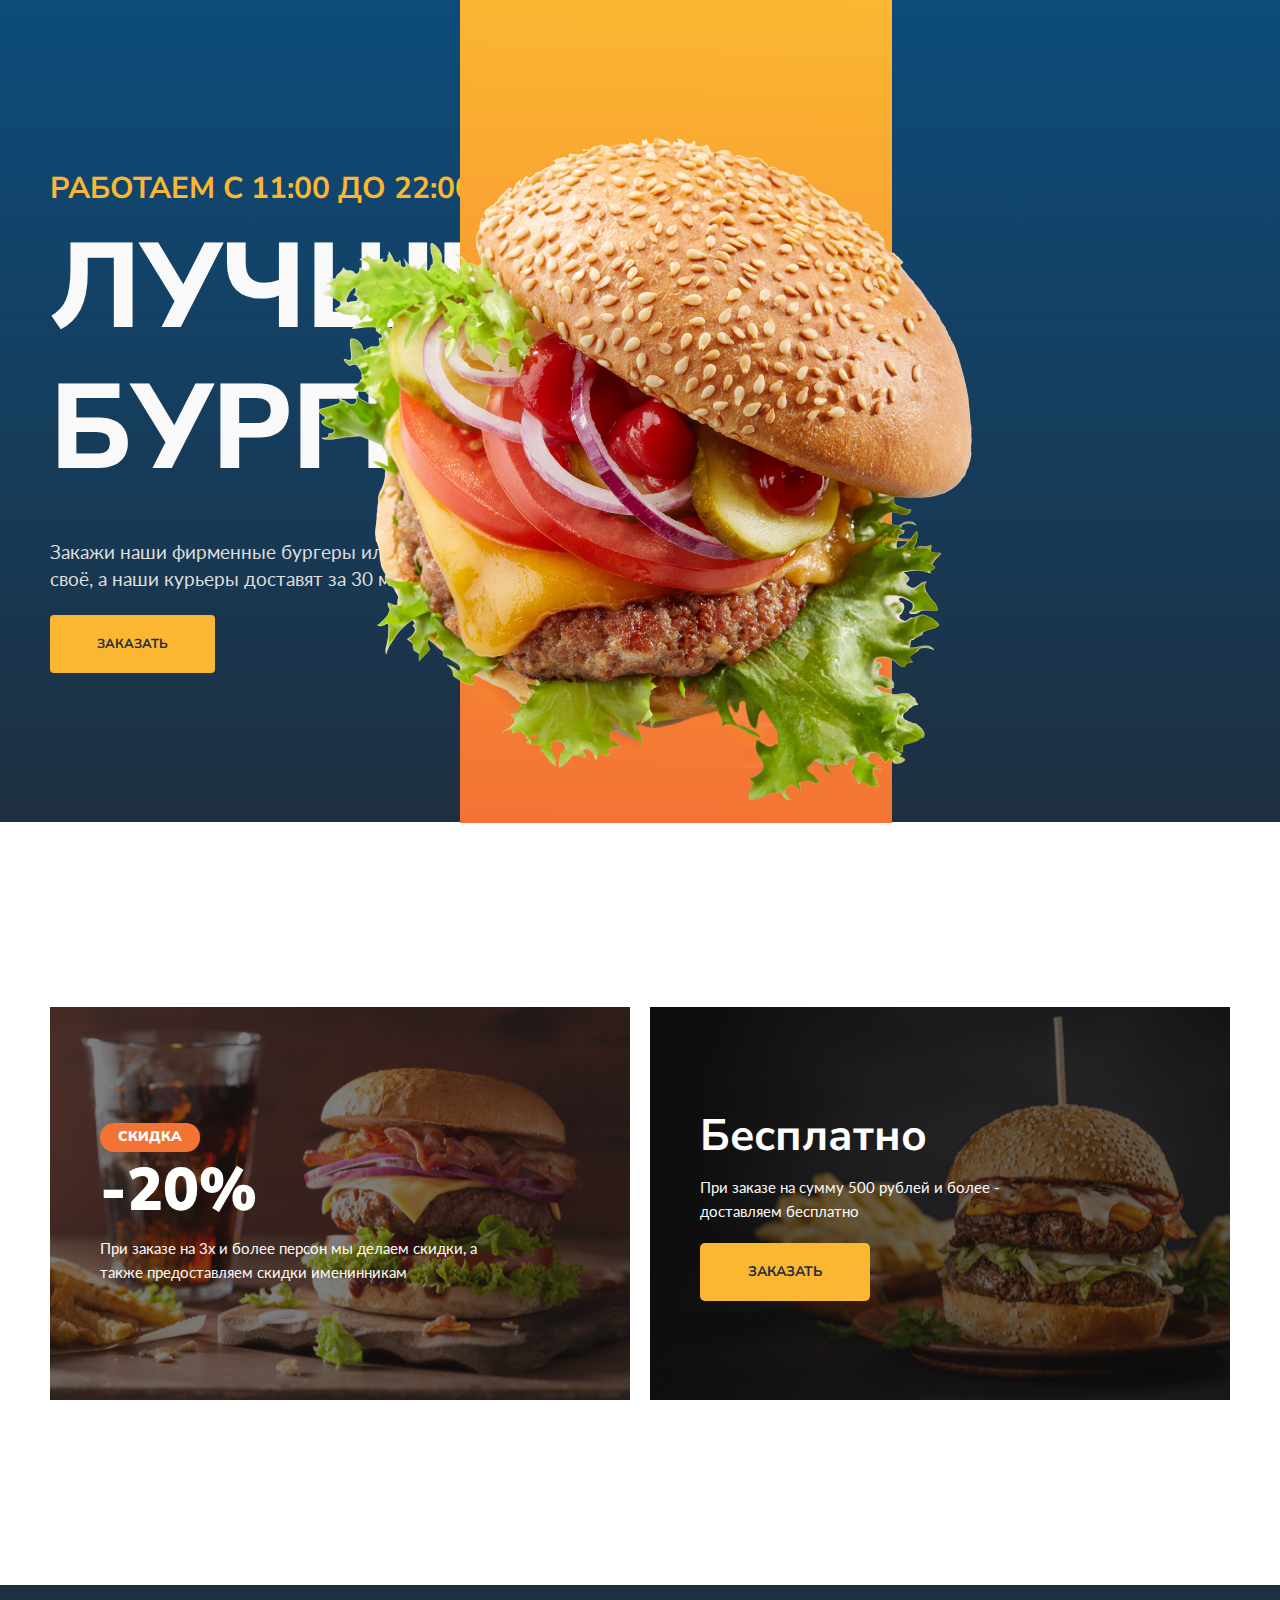
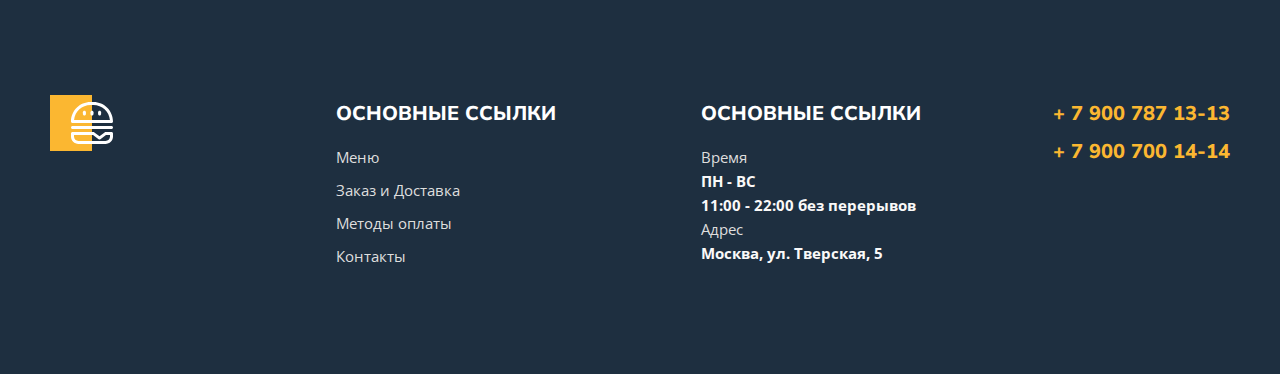
<file: index.html>
<!DOCTYPE html>
<html lang="en">
<head>
    <meta charset="UTF-8">
    <meta name="viewport" content="width=device-width, initial-scale=1.0">
    <title>Burgos</title>
    <link rel="preconnect" href="https://fonts.googleapis.com">
    <link rel="preconnect" href="https://fonts.gstatic.com" crossorigin>
    <link href="https://fonts.googleapis.com/css2?family=Lato:ital,wght@0,100;0,300;0,400;0,700;0,900;1,100;1,300;1,400;1,700;1,900&family=Nunito+Sans:ital,opsz,wght@0,6..12,200..1000;1,6..12,200..1000&family=Open+Sans:ital,wght@0,300..800;1,300..800&display=swap" rel="stylesheet">
    <link rel="stylesheet" href="style/normalize.css">
    <link rel="stylesheet" href="style/style.css">
</head>
<body>
    <header class="header">
        <div class="container">
            <div class="header-banner">
                <p class="time">работаем с 11:00 до 22:00</p>
                <h1 class="title-main">Лучшие бургеры</h1>
                <p class="ad">Закажи наши фирменные бургеры или собери что-то своё, а наши курьеры доставят за 30 минут</p>
                <a href="menu.html">заказать</a>
            </div>
            <div class="burger-bg">
                <img src="img/burger.png" alt="burger">
                <div class="linegradient"></div>
            </div>
        </div>
    </header>
    <section class="dis-free">
        <div class="container">
            <div class="discount-free">
                <div class="discount">
                    <button>скидка</button>
                    <h2>-20%</h2>
                    <p>При заказе на 3х и более персон мы делаем скидки,
                        а также предоставляем скидки именинникам
                    </p>
                </div>
                <div class="free">
                    <h2>Бесплатно</h2>
                    <p>При заказе на сумму 500 рублей и более - доставляем бесплатно</p>
                    <button>заказать</button>
                </div>
            </div>
        </div>
    </section>
    <footer>
        <div class="container">
            <div class="footer">
                <a href="index.html"><img src="img/Logo_light.svg" alt="logo_light">
                </a>
                <div class="info">
                    <ul class="basic">
                        <li class="basic-title">основные ссылки</li>
                        <li class="basic-item"><a href="#">Меню</a></li>
                        <li class="basic-item"><a href="#">Заказ и Доставка</a></li>
                        <li class="basic-item"><a href="#">Методы оплаты</a></li>
                        <li class="basic-item"><a href="#">Контакты</a></li>
                    </ul>
                    <ul class="info-basic">
                        <li class="basic-title">основные ссылки</li>
                        <li class="street-time">Время</li>
                        <li class="info-item">ПН - ВС</li>
                        <li class="info-item">11:00 - 22:00 без перерывов</li>
                        <li class="street-time">Адрес</li>
                        <li class="info-item">Москва, ул. Тверская, 5</li>
                    </ul>
                    <div class="tel">
                        <a href="tel:+79007871313">+ 7 900 787 13-13</a>
                        <a href="tel:+79007001414">+ 7 900 700 14-14</a>
                    </div>
                </div>
            </div>
        </div>
    </footer>
</body>
</html>
</file>
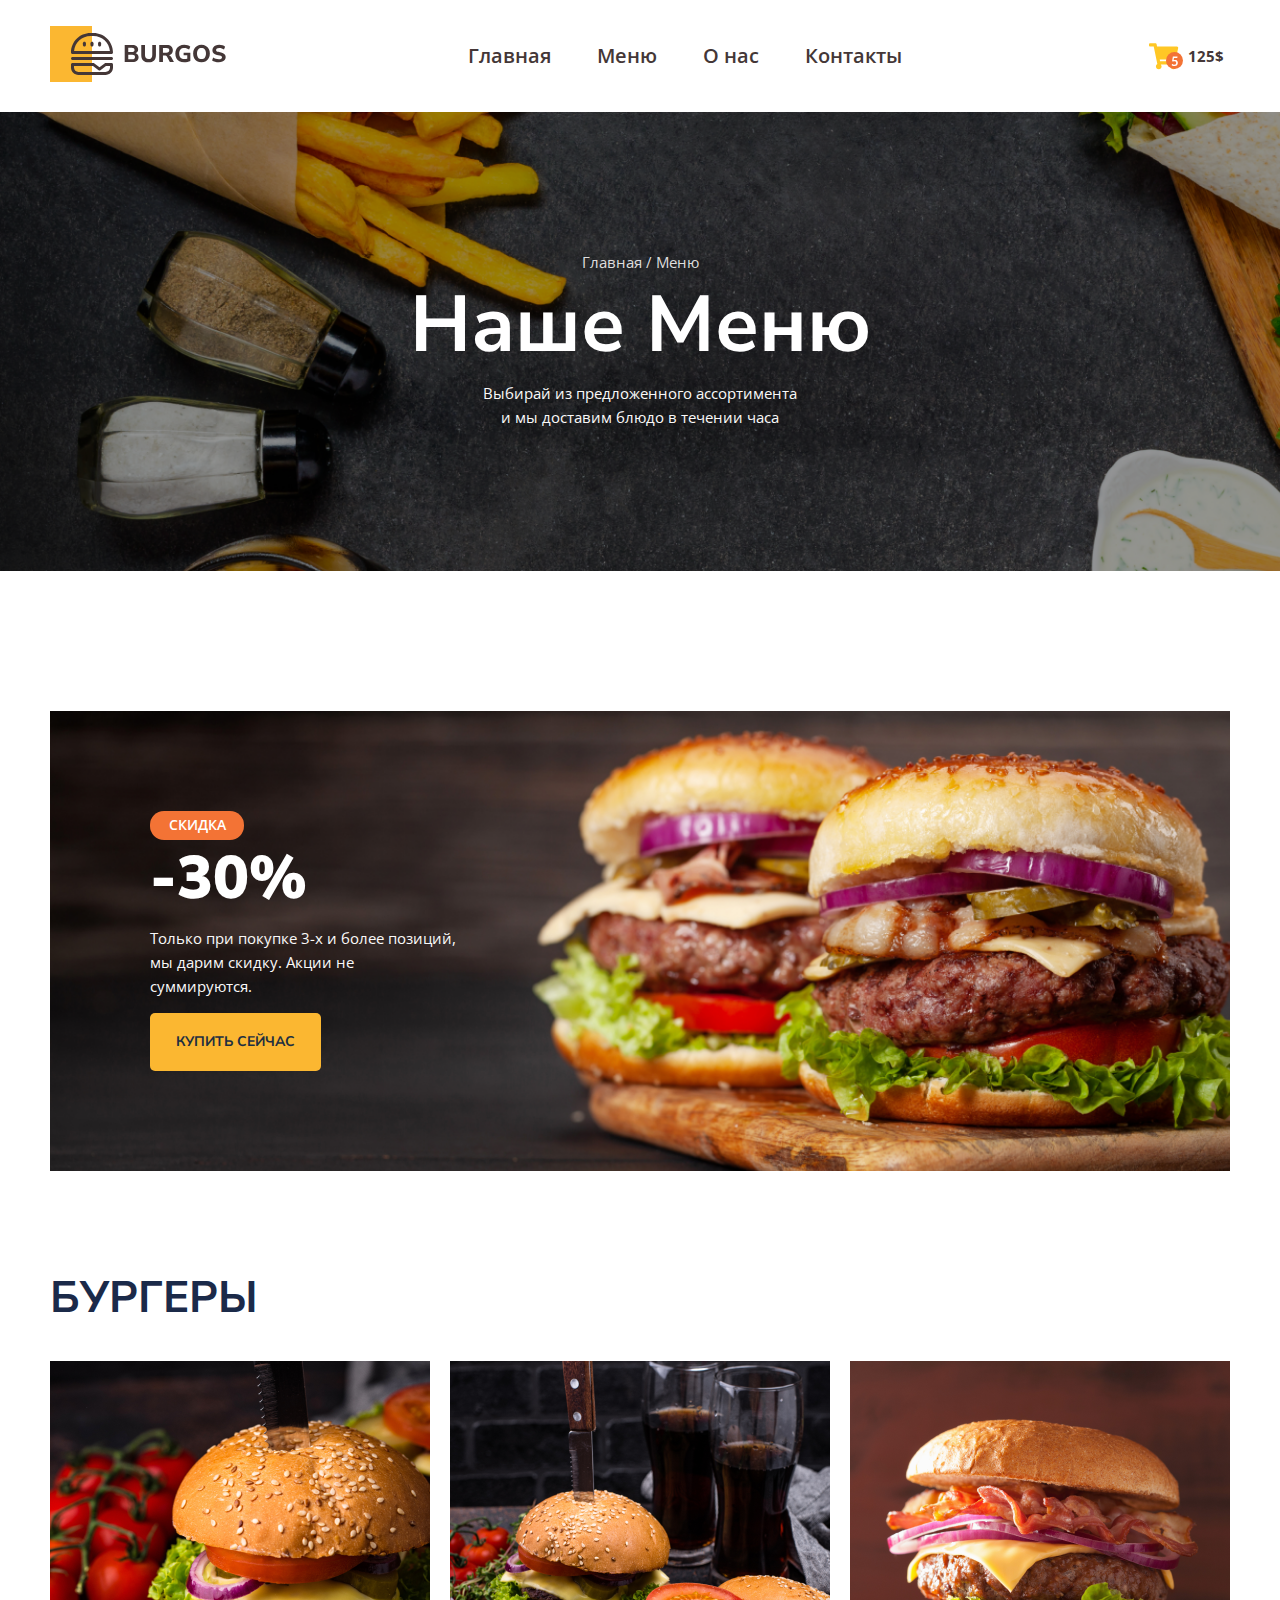
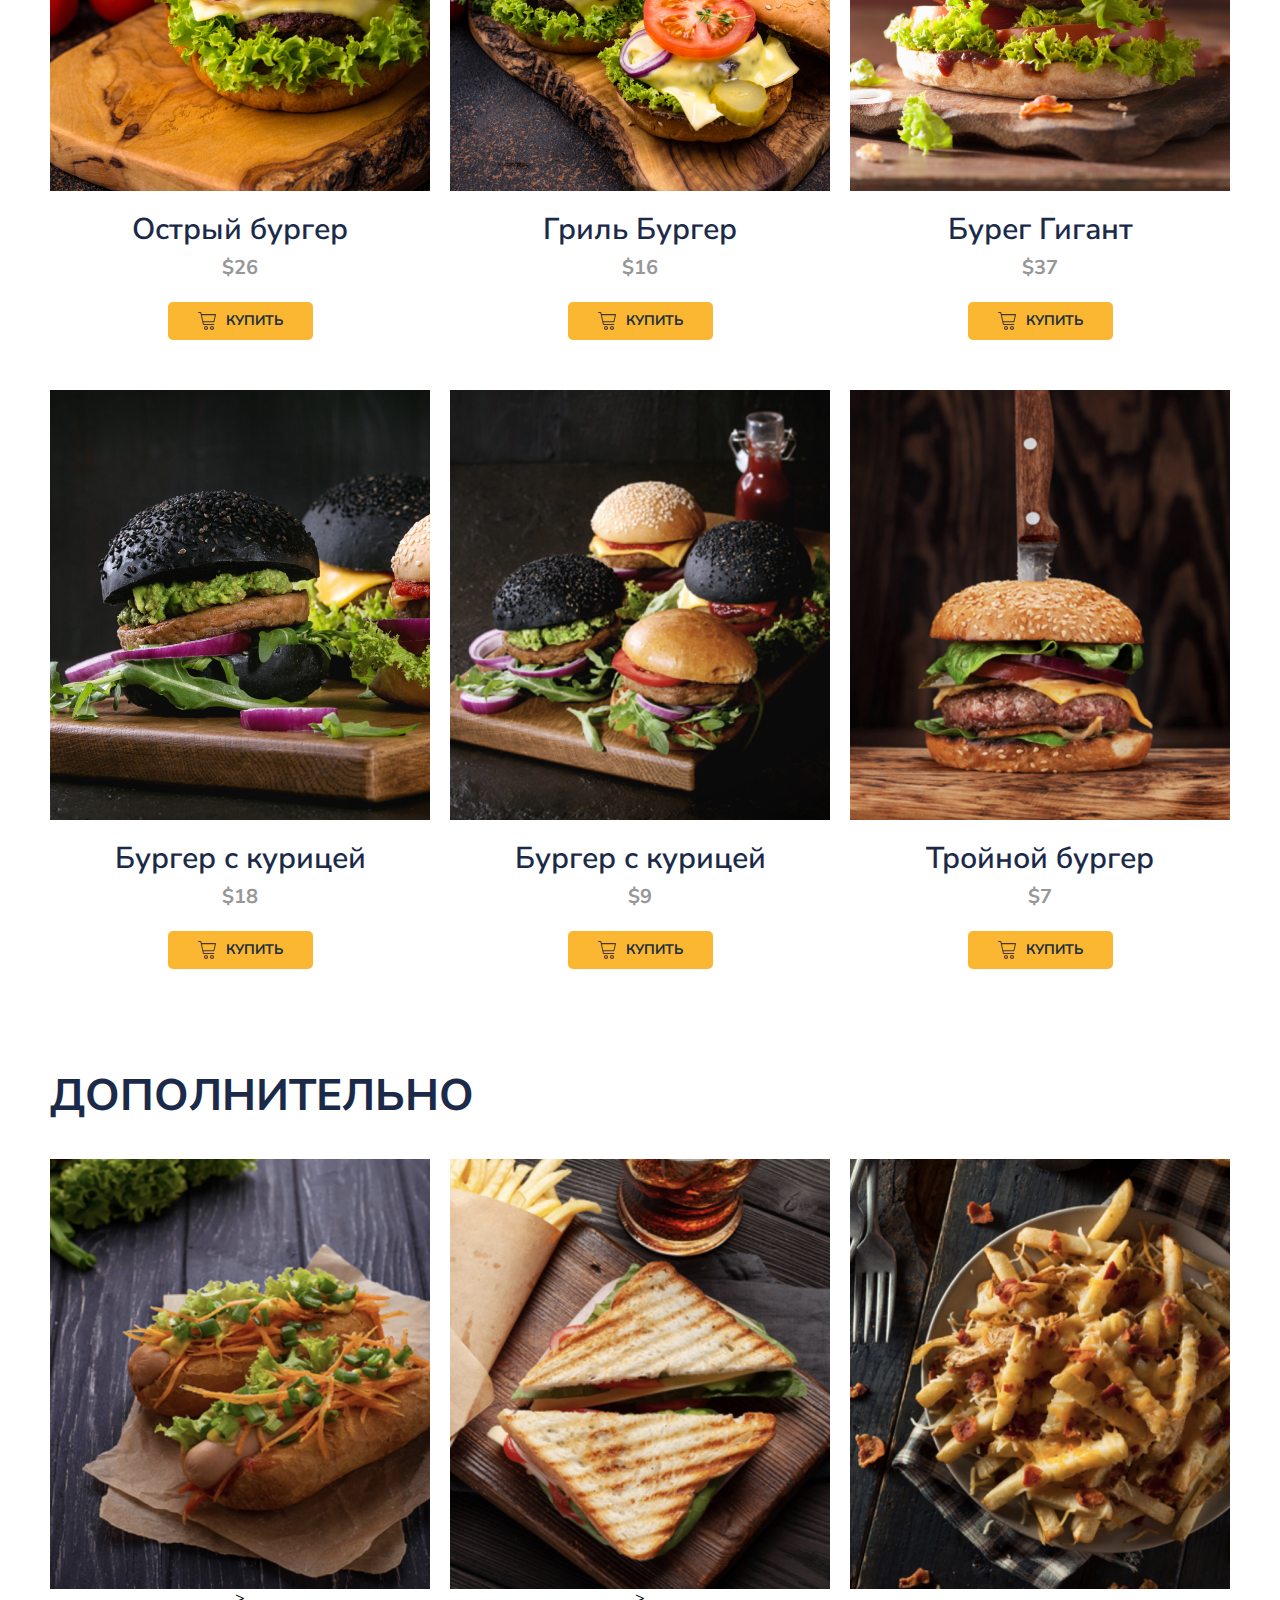
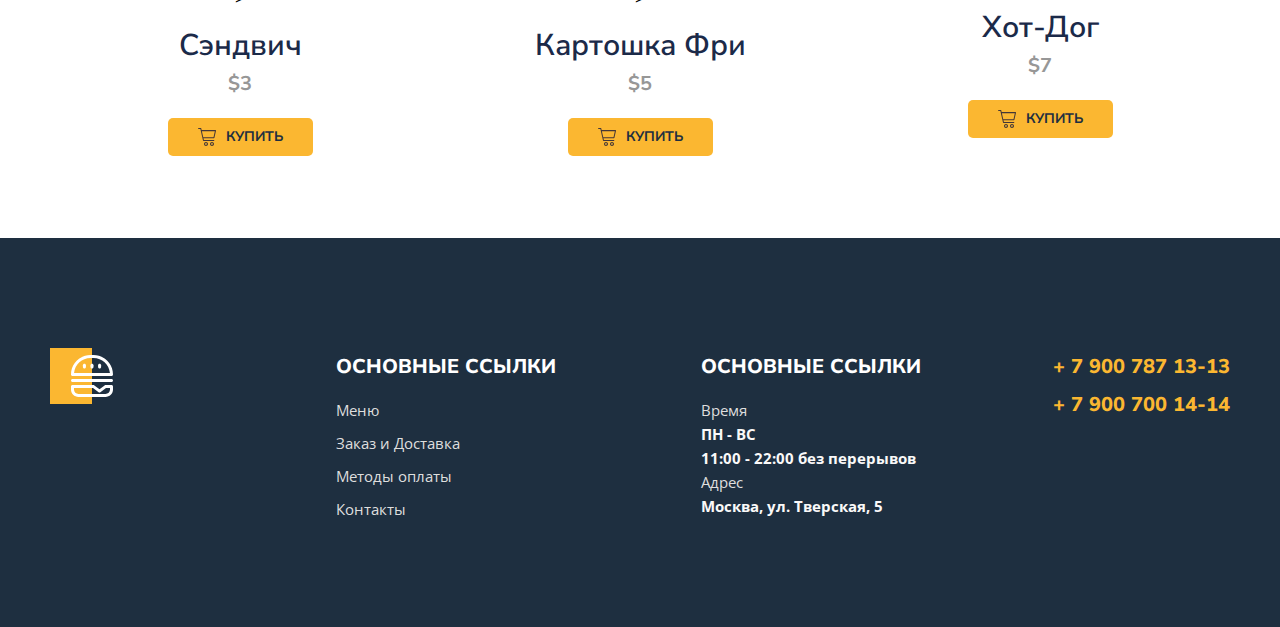
<file: menu.html>
<!DOCTYPE html>
<html lang="en">
<head>
    <meta charset="UTF-8">
    <meta name="viewport" content="width=device-width, initial-scale=1.0">
    <title>Burgos</title>
    <link rel="preconnect" href="https://fonts.googleapis.com">
    <link rel="preconnect" href="https://fonts.gstatic.com" crossorigin>
    <link href="https://fonts.googleapis.com/css2?family=Lato:ital,wght@0,100;0,300;0,400;0,700;0,900;1,100;1,300;1,400;1,700;1,900&family=Nunito+Sans:ital,opsz,wght@0,6..12,200..1000;1,6..12,200..1000&family=Open+Sans:ital,wght@0,300..800;1,300..800&display=swap" rel="stylesheet">
    <link rel="stylesheet" href="style/normalize.css">
    <link rel="stylesheet" href="style/style.css">
</head>
<body>
    <header>
        <div class="header-top">
            <div class="container">
                <div class="header-menu">
                    <button class="burger-menu"><img src="img/Menu.svg" alt=""></button>
                    <a href="index.html" class="logo">
                        <img src="img/Logo.svg" alt="logo">
                    </a>
                    <ul class="menu">
                        <li><a href="index.html">Главная</a></li>
                        <li><a href="menu.html">Меню</a></li>
                        <li><a href="#">О нас</a></li>
                        <li><a href="#">Контакты</a></li>
                    </ul>
                    <button>
                        <img src="img/basket.svg" alt="basket">
                        125$
                    </button>
                </div>
            </div>
        </div>
        <div class="header-bottom">
            <p class="mainmenu">
                <a href="index.html">Главная</a>
                /
                Меню
            </p>
            <h1>Наше Меню</h1>
            <p class="header-bottom-text">
                Выбирай из предложенного ассортимента и мы доставим блюдо в течении часа
            </p>
        </div>
    </header>
    <section>
        <div class="container">
            <div class="banner">
                <p class="marker">скидка</p>
                <h2>-30%</h2>
                <p class="text-banner">Только при покупке 3-х и более позиций,
                    мы дарим скидку. Акции не суммируются.
                </p>
                <button>Купить сейчас</button>
            </div>
        </div>
    </section>
    <section>
        <div class="container">
            <div class="burgers">
                <h2 class="title">
                    Бургеры
                </h2>
                <div class="burgers-box">
                    <div class="burgers-item">
                        <img src="img/burger1.png" alt="burger1">
                        <h3>Острый бургер</h3>
                        <p>$26</p>
                        <button><img src="img/cart.svg" alt="cart">Купить</button>
                    </div>
                    <div class="burgers-item">
                        <img src="img/burger2.png" alt="burger2">
                        <h3>Гриль Бургер</h3>
                        <p>$16</p>
                        <button><img src="img/cart.svg" alt="cart">Купить</button>
                    </div>
                    <div class="burgers-item">
                        <img src="img/burger3.png" alt="burger3">
                        <h3>Бурег Гигант</h3>
                        <p>$37</p>
                        <button><img src="img/cart.svg" alt="cart">Купить</button>
                    </div>
                    <div class="burgers-item">
                        <img src="img/burger4.png" alt="burger4">
                        <h3>Бургер с курицей</h3>
                        <p>$18</p>
                        <button><img src="img/cart.svg" alt="cart">Купить</button>
                    </div>
                    <div class="burgers-item">
                        <img src="img/burger5.png" alt="burger5">
                        <h3>Бургер с курицей</h3>
                        <p>$9</p>
                        <button><img src="img/cart.svg" alt="cart">Купить</button>
                    </div>
                    <div class="burgers-item">
                        <img src="img/burger6.png" alt="burger6">
                        <h3>Тройной бургер</h3>
                        <p>$7</p>
                        <button><img src="img/cart.svg" alt="cart">Купить</button>
                    </div>
                    
                </div>
            </div>
        </div>
    </section>
    <section class="add">
        <div class="container">
            <div class="other">
                <h2 class="title">
                    Дополнительно
                </h2>
                <div class="other-box">
                    <div class="burgers-item">
                        <img src="img/other-item3.png" alt="burger1" class="other-img
                        ">>
                        <h3>Сэндвич</h3>
                        <p>$3</p>
                        <button><img src="img/cart.svg" alt="cart">Купить</button>
                    </div>
                    <div class="burgers-item">
                        <img src="img/other-item1.png" alt="other1" class="other-img
                        ">> 
                        <h3>Картошка Фри</h3>
                        <p>$5</p>
                        <button><img src="img/cart.svg" alt="cart">Купить</button>
                    </div>
                    <div class="burgers-item">
                        <img src="img/other-item2.png" alt="burger1" class="other-img
                        ">
                        <h3>Хот-Дог</h3>
                        <p>$7</p>
                        <button><img src="img/cart.svg" alt="cart">Купить</button>
                    </div>
                   
                </div>
    </section>
    <footer>
        <div class="container">
            <div class="footer">
                <a href="index.html"><img src="img/Logo_light.svg" alt="logo_light">
                </a>
                <div class="info">
                    <ul class="basic">
                        <li class="basic-title">основные ссылки</li>
                        <li class="basic-item"><a href="menu.html">Меню</a></li>
                        <li class="basic-item"><a href="#">Заказ и Доставка</a></li>
                        <li class="basic-item"><a href="#">Методы оплаты</a></li>
                        <li class="basic-item"><a href="#">Контакты</a></li>
                    </ul>
                    <ul class="info-basic">
                        <li class="basic-title">основные ссылки</li>
                        <li class="street-time">Время</li>
                        <li class="info-item">ПН - ВС</li>
                        <li class="info-item">11:00 - 22:00 без перерывов</li>
                        <li class="street-time">Адрес</li>
                        <li class="info-item">Москва, ул. Тверская, 5</li>
                    </ul>
                    <div class="tel">
                        <a href="tel:+79007871313">+ 7 900 787 13-13</a>
                        <a href="tel:+79007001414">+ 7 900 700 14-14</a>
                    </div>
                </div>
            </div>
        </div>
    </footer>
    <div class="modal">
        <button class="close">
            <img src="img/close 1.svg" alt="close 1">
        </button>
        <ul class="menu-modal">
            <li><a href="#">Главная</a></li>
            <li><a href="#" class="active">Меню</a></li>
            <li><a href="#">О нас</a></li>
            <li><a href="#">Контакты</a></li>
        </ul>
    </div>
</body>
</html>
</file>
<file: style/style.css>
body{
    padding: 0;
    margin: 0;
    font-family: "Nunito Sans", sans-serif;
    second-family: "Open Sans", sans-serif;
    third-family: "Lato", sans-serif;
}

h1,h2,h3,p{
    padding: 0;
    margin: 0;
}
ul,ol{
    padding: 0;
    margin: 0;
    list-style: none;
}
a{
    text-decoration: none;
}
button{
    background: #fff;
    border: none;
    cursor: pointer;
}
.container{
    max-width: 1180px;
    margin: 0 auto;
}
.header-menu{
    padding-top: 26px;
    padding-bottom: 26px;
    display: flex;
    justify-content: space-between;
    align-items: center;
}
.menu{
    display: flex;
}
.menu>li{
    margin-right: 46px;
}
.menu>li:last-child{
    margin-right: 0;
}


.menu>li>a{
    font-family: "Open Sans", sans-serif;
    font-weight: 600;
    font-size: 20px;
    line-height: 120%;
    color: #443737;
    position: relative;
}
.menu>li>a:hover::after{
    position: absolute;
    content: '';
    width: 100%;
    height: 3px;
    background: #ffc725;
    bottom: 0px;
    left: 0px;
    border-radius: 1px;
}
.header-menu>button{
    display: flex;
    align-items: center;
    font-family: "Open Sans", sans-serif;
    font-weight: 700;
    font-size: 15px;
    color: #443737;
}
.header-menu>button>img{
    margin-right: 5px;
}
.header-bottom{
    background-image: url('../img/background.png');
    background-repeat: no-repeat;
    background-size: cover;
    padding-top: 142px;
    padding-bottom: 142px;
    display: flex;
    align-items: center;
    flex-direction: column;
}
.mainmenu{
    font-family: "Open Sans", sans-serif;
    font-weight: 400;
    font-size: 15px;
    color: #dedede;
    margin-bottom: 8px;
}
.mainmenu>a{
    color: #dedede;
}
.header-bottom>h1{
    font-family: "Nunito Sans", sans-serif;
    font-weight: 700;
    font-size: 79px;
    color: #fff;
    margin-bottom: 11px;
}
.header-bottom-text{
    max-width: 320px;
    font-family: "Open Sans", sans-serif;
    font-weight: 400;
    font-size: 15px;
    line-height: 160%;
    text-align: center;
    color: #faf9f9;
}
.banner{
    background-image: url('../img/Banner.png');
    background-repeat: no-repeat;
    background-size: cover;
    padding: 100px 0 100px 100px;
    margin-top: 140px;
    margin-bottom: 100px;
}
.marker{
    font-family: "Open Sans", sans-serif;
    font-weight: 600;
    font-size: 14px;
    line-height: 129%;
    text-transform: uppercase;
    color: #fff;
    background-color: #f37335;
    display: inline-block;
    padding: 5px 18.5px;
    border-radius: 14px;
}
.banner>h2{
    font-family: "Nunito Sans", sans-serif;
    font-weight: 900;
    font-size: 60px;
    line-height: 127%;
    text-transform: uppercase;
    color: #fff;
    margin-bottom: 10px;
}
.text-banner{
    font-family: "Open Sans", sans-serif;
    font-weight: 400;
    font-size: 15px;
    line-height: 160%;
    color: #faf9f9;
    max-width: 308px;
    margin-bottom: 15px;
}
.banner>button{
    font-family: "Nunito Sans", sans-serif;
    font-weight: 700;
    font-size: 14px;
    line-height: 129%;
    text-transform: uppercase;
    text-align: center;
    color: #1e2f40;
    padding: 20px 26px;
    background: #fbb731;
    border-radius: 5px;
}
.burgers>h2{
    font-family: "Nunito Sans", sans-serif;
    font-weight: 700;
    font-size: 44px;
    line-height: 127%;
    text-transform: uppercase;
    color: #1b2a49;
    margin-bottom: 34px;
}
.burgers-box{
    display: flex;
    flex-wrap: wrap;
    justify-content: space-between;
}
.burgers-item{
    display: flex;
    flex-direction: column;
    align-items: center;
}
.burgers-item>h3{
    font-family: "Nunito Sans", sans-serif;
    font-weight: 600;
    font-size: 30px;
    line-height: 127%;
    text-align: center;
    color: #1b2a49;
    margin-bottom: 5px;
    margin-top: 20px;
}
.burgers-item:last-child>button{
    margin-bottom: 100px
}
.burgers-item>p{
    font-family: "Nunito Sans", sans-serif;
    font-weight: 700;
    font-size: 20px;
    line-height: 140%;
    text-align: center;
    color: #979797;
    margin-bottom: 20px;
}
.burgers-item>button{
    font-family: "Nunito Sans", sans-serif;
    font-weight: 700;
    font-size: 14px;
    line-height: 129%;
    text-transform: uppercase;
    text-align: center;
    color: #1e2f40;
    display: flex;
    align-items: center;
    padding: 10px 30px;
    background: #fbb731;
    border-radius: 5px;
    margin-bottom: 50px;
}
.burgers-item>button>img{
    margin-right: 10px;
}
.other>h2{
    font-family: "Nunito Sans", sans-serif;
    font-weight: 700;
    font-size: 44px;
    line-height: 127%;
    text-transform: uppercase;
    color: #1b2a49;
    margin-bottom: 34px;
}
.other-box{
    display: flex;
    flex-wrap: wrap;
    justify-content: space-between;
}
footer{
    background: #1e2f40;
    padding-top: 110px;
    padding-bottom: 106px;
    
}
.footer{
    display: flex;
    justify-content: space-between;

}
.info{

    display: flex;
    flex-wrap: wrap;
}
.basic{
    margin-right: 145px;
}
.basic-title{
    font-family: "Nunito Sans", sans-serif;
    font-weight: 800;
    font-size: 20px;
    line-height: 190%;
    text-transform: uppercase;
    color: #fff;
    margin-bottom: 12px;
}
.info-basic{
    margin-right: 132px;
}
.basic-item{
    margin-bottom: 9px;
}
.basic-item>a{
    font-family: "Open Sans", sans-serif;
    font-weight: 400;
    font-size: 15px;
    line-height: 160%;
    color: #dedede; 

}
.basic-item:last-child{
    margin-bottom: 0;
}
.street-time{
    font-family: "Open Sans", sans-serif;
    font-weight: 400;
    font-size: 15px;
    line-height: 160%;
    color: #dedede;
}
.info-item{
    font-family: "Open Sans", sans-serif;
    font-weight: 700;
    font-size: 15px;
    line-height: 160%;
    color: #faf9f9;
}
.tel{
    display: flex;
    flex-direction: column;
}
.tel>a{
    font-family: "Nunito Sans", sans-serif;
    font-weight: 800;
    font-size: 20px;
    line-height: 190%;
    text-transform: uppercase;
    color: #fbb731;
}
.burger-menu{
    display: none !important;
}
.modal{
    display: none;
}
.header{
    background: linear-gradient(180deg, #0c4c7b 0%, #1e2f40 100%);
    padding: 170px 0;
}
.time{
    font-family: "Nunito Sans", sans-serif;
    font-weight: 700;
    font-size: 30px;
    line-height: 127%;
    text-transform: uppercase;
    color: #fbb731;
    margin-bottom: 10px;
}
.title-main{
    font-family: "Nunito Sans", sans-serif;
    font-weight: 800;
    font-size: 120px;
    line-height: 117%;
    text-transform: uppercase;
    color: #faf9f9;
    max-width: 580px;
    margin-bottom: 40px;
}
.ad{
    font-family: "Lato", sans-serif;
    font-weight: 400;
    font-size: 19px;
    line-height: 140%;
    color: #dedede;
    max-width: 522px;
    margin-bottom: 42px;
}
.header-banner a{
    border-radius: 4px;
    background: #fbb731;
    padding: 20px 47px;
    font-family: "Nunito Sans", sans-serif;
    font-weight: 700;
    font-size: 13px;
    line-height: 123%;
    text-transform: uppercase;
    text-align: center;
    color: #1e2f40;
}
.header-banner{
    position: relative;
}
.burger-bg{
    position: absolute;
    top: 0;
    right: 0;
    height: 100%;
}
.burger-bg img{
    width: 829px;
    height: 861px;
    position: absolute;
    top: 0;
    right: 218px;
    z-index: 1;
}
.linegradient{
    width: 432px;
    height: 823px;
    background: linear-gradient(2deg, #f37335 0%, #fbb731 100%, #fdc830 100%);
    position: absolute;
    top: 0;
    right: 388px;
    z-index: 0;
    
}
.discount-free{
    padding: 185px 0;
    display: flex;
    justify-content: space-between;
}
.discount{
    background-image: url('../img/discount-bg.png');
    padding-top: 116px;
    padding-left: 50px;
    background-repeat: no-repeat;
    background-size: cover;
    padding-bottom: 116px;
    width: 580px;
    box-sizing: border-box;
    
}
.discount button{
    border-radius: 14px;
    background: #f37335;
    padding: 5px 18px;
    font-family: "Nunito Sans", sans-serif;
    font-weight: 900;
    font-size: 14px;
    line-height: 129%;
    text-transform: uppercase;
    text-align: center;
    color: #fff;
}
.discount h2{
    font-family: "Nunito Sans", sans-serif;
    font-weight: 900;
    font-size: 60px;
    line-height: 127%;
    text-transform: uppercase;
    color: #fff;
    margin-bottom: 8px;
}
.discount p{
    font-family: "Lato", sans-serif;
    font-weight: 400;
    font-size: 15px;
    line-height: 160%;
    color: #faf9f9;
    max-width: 392px;
}
.free{
    background-image: url(../img/free.png);
    width: 580px;
    padding-top: 102px;
    padding-left: 50px;
    box-sizing: border-box;

}
.free p{
    max-width: 300px;
    font-family: "Lato", sans-serif;
    font-weight: 400;
    font-size: 15px;
    line-height: 160%;
    color: #faf9f9;
    margin-bottom: 20px;
}
.free h2{
    font-family: "Nunito Sans", sans-serif;
    font-weight: 700;
    font-size: 44px;
    line-height: 127%;
    color: #fff;
    margin-bottom: 10px;
}
.free button{
    padding: 20px 48px;
    font-family: "Nunito Sans", sans-serif;
    font-weight: 700;
    font-size: 14px;
    line-height: 129%;
    text-transform: uppercase;
    text-align: center;
    color: #1e2f40;
    border-radius: 5px;
    background: #fbb731;
}

/* adaptiv */
@media (max-width:768px) {
    .container{
        padding: 0 15px;
    }
    .menu>li {
        margin-right: 22px;
    }

    .header-bottom{
        background-position: center;
    }
    .banner{
        background-position-x: -74px;
        padding-left: 40px;
        margin-top: 72px;
        margin-bottom: 80px;
    }
    .burgers-item>img{
        width: 359px;
    }
    .basic{
        margin-right: 86px;
        margin-left: 77px;
        margin-top: 0px;
    }
    .info-basic{
        margin-right: 0;
    }
    .tel{
        margin-left: 77px;
        margin-top: 13px;
    }
    footer{
        padding: 60px 0 70px 0 ;
    }

    .time{
        font-family: "Nunito Sans", sans-serif;
        font-weight: 700;
        font-size: 22px;
        line-height: 124%;
        text-transform: uppercase;
        color: #fbb731;
        margin-bottom: 7px;
    }
    .title-main{
        font-family: "Nunito Sans", sans-serif;
        font-weight: 800;
        font-size: 86px;
        line-height: 117%;
        text-transform: uppercase;
        color: #faf9f9;
        margin-bottom: 28px;
    }
    .ad{
        font-family: "Lato", sans-serif;
        font-weight: 400;
        font-size: 14px;
        line-height: 140%;
        color: #dedede;
        max-width: 385px;
    }
    .header-banner a{
        font-family: "Nunito Sans", sans-serif;
        font-weight: 700;
        font-size: 13px;
        line-height: 123%;
        text-transform: uppercase;
        text-align: center;
        color: #1e2f40;
    }
    .header{
        padding-top: 42px ;
        padding-bottom: 122px;
    }
    .linegradient{
        position: absolute;
        right: 15px;
        width: 198px;
        height: 527px;  
    }
    .burger-bg img{
        width: 496px;
        height: 512px;
        top: 100px;
        right: -121px;
    }
    .discount-free{
        padding: 106px 0;
    }
    .discount{
        width: 362px;
        padding-top: 44px;
        padding-bottom: 44px;
        padding-left: 30px;
        background-image: url('../img/discount-768.png');
        background-position-x: -20px ;
    }
    .free{
        width: 362px;
        padding-top: 60px;
        padding-bottom: 60px;
        padding-left: 30px;
        background-image: url('../img/free-768.png');
    }
    .discount h2{
        font-family: "Nunito Sans", sans-serif;
        font-weight: 900;
        font-size: 60px;
        line-height: 127%;
        text-transform: uppercase;
        color: #fff;
        margin-bottom: 10px;

    }
    .discount p{
        max-width: 280px;
        font-family: "Lato", sans-serif;
        font-weight: 400;
        font-size: 15px;
        line-height: 160%;
        color: #faf9f9;
    }
    .discount button{
        font-family: "Nunito Sans", sans-serif;
        font-weight: 900;
        font-size: 14px;
        line-height: 129%;
        text-transform: uppercase;
        text-align: center;
        color: #fff;
        margin-bottom: 6px;
    }
    
    
}
@media (max-width:320px) {
    .container{
        max-width: 290px;
    }
    .burger-menu{
        display: flex !important;
    }
    .menu{
        display: none;
    }
    .logo img{
        width: 116px;
    }
    .burgers-item>img {
        width: 139px;
    }
    .burgers-item>h3{
        font-size: 13px;
        margin-top: 7px;
    }
    .burgers-item>p{
        margin-bottom: 7px;
    }
    .burgers-item>button{
        padding-left: 20px;
        padding-right: 20px;
    }
    .tel {
        margin-left: 0;
        margin-top: 0;
    }
    .basic {
        margin-right: 0px;
        margin-left: -64px;
        margin-top: 29px;
    }
    .header-bottom{
        padding-top: 55px;
        padding-bottom: 55px;
        padding-right: 15px;
        padding-left: 15px;
    }
    .header-bottom h1{
        font-size: 38px;
    }
    .mainmenu{
        font-size: 12px;
    }
    .header-bottom-text{
        font-size: 12px;
    }
    .header-bottom{
        background-image: url('../img/baner-320.png');
    }
    .banner{
        margin-top: 33px;
        margin-bottom: 50px;
        padding-top: 34px;
        padding-bottom: 34px;
        padding-left: 15px;
        background-image: url('../img/banner-320.png');
        background-position-x: unset;
    }
    .text-banner{
        max-width: 247px;
    }
    .marker{
        margin-bottom: 3px;
    }
    .banner button{
        padding-left: 27px;
        padding-right: 27px;
    }
    .burgers h2{
        font-size: 27px;
        margin-bottom: 24px;
    }
    .tel{
        order: -1;
        margin-left: 51px;
    }
    .info-basic{
        margin-top: 33px;
        margin-left: -64px;
    }
    footer{
        padding: 61px 0;
    }
    .modal{
        display: none;
        position: absolute;
        top: 20px;
        background: #fff8dc;
        padding: 40px 0;
        width: 100%;
    }
    .close{
        background: transparent;
        position: absolute;
        right: 20px;
        top: 20px;
    }
    .menu-modal{
        display: flex;
        align-items: center;
        flex-direction: column;
    }
    .menu-modal li{
        margin-bottom: 23px;
    }
    .menu-modal li:last-child{
        margin-bottom: 0;
    }
    .menu-modal li a{
        font-family: "Open Sans", sans-serif;
        font-weight: 600;
        font-size: 20px;
        line-height: 120%;
        color: #443737;
    }
    .active{
        
        position: relative;
    }
    .active::after{
        position: absolute;
        content: '';
        width: 100%;
        border-radius: 1px;
        border-bottom: 1px solid #ffc725;
        bottom: 0px;
        left: 0px;
    }
    .linegradient{
        display: none;
    }
    .time{
        font-family: "Nunito Sans", sans-serif;
        font-weight: 700;
        font-size: 14px;
        line-height: 195%;
        text-transform: uppercase;
        color: #fbb731;
        margin-bottom: 12px;
    }
    .title-main{
        font-family: "Nunito Sans", sans-serif;
        font-weight: 800;
        font-size: 58px;
        line-height: 120%;
        text-transform: uppercase;
        color: #faf9f9;
        margin-bottom: 21px;
    }
    .ad{
        font-family: "Lato", sans-serif;
        font-weight: 400;
        font-size: 13px;
        line-height: 140%;
        color: #dedede;
        max-width: 275px;
    }
    .discount-free{
        flex-wrap: wrap;
        margin-bottom: 61px;
        padding-top: 95px;
        padding-bottom: 61px;  
    }
    .discount{
        margin-bottom: 22px;
        padding-top: 40px;
        padding-bottom: 58px;
        padding-left: 15px;
        background-position-x: 0;
    }
    .burger-bg img{
        width: 298px;
        height: 297px;
        top: 306px;
    }
    .header{
        padding-bottom: 166px;
        padding-top: 42px;
    }
    .dis-free .container{
        max-width: none; 
        padding: 0; 
        margin: 0; 
    }
    .discount h2{
        font-family: "Nunito Sans", sans-serif;
        font-weight: 900;
        font-size: 55px;
        line-height: 138%;
        text-transform: uppercase;
        color: #fff;
        margin-bottom: 4px;
    }
    .discount p{
        font-family: "Lato", sans-serif;
        font-weight: 400;
        font-size: 13px;
        line-height: 150%;
        color: #faf9f9;
        max-width: 247px;
    }
    .free{
        padding-top: 35px;
        padding-bottom: 45px;
        padding-left: 12px;
        background-image: url('../img/free-320.png');
    }
    .free h2{
        font-family: "Nunito Sans", sans-serif;
        font-weight: 700;
        font-size: 39px;
        line-height: 144%;
        color: #fff;
        margin-bottom: 8px;
    }
    .free p{
        font-family: "Lato", sans-serif;
        font-weight: 400;
        font-size: 15px;
        line-height: 150%;
        color: #faf9f9;
        margin-bottom: 18px;
    }
    .free button{
        padding: 18px 31px;
        font-family: "Nunito Sans", sans-serif;
        font-weight: 700;
        font-size: 13px;
        line-height: 123%;
        text-transform: uppercase;
        text-align: center;
        color: #1e2f40;
    }

}
</file>
